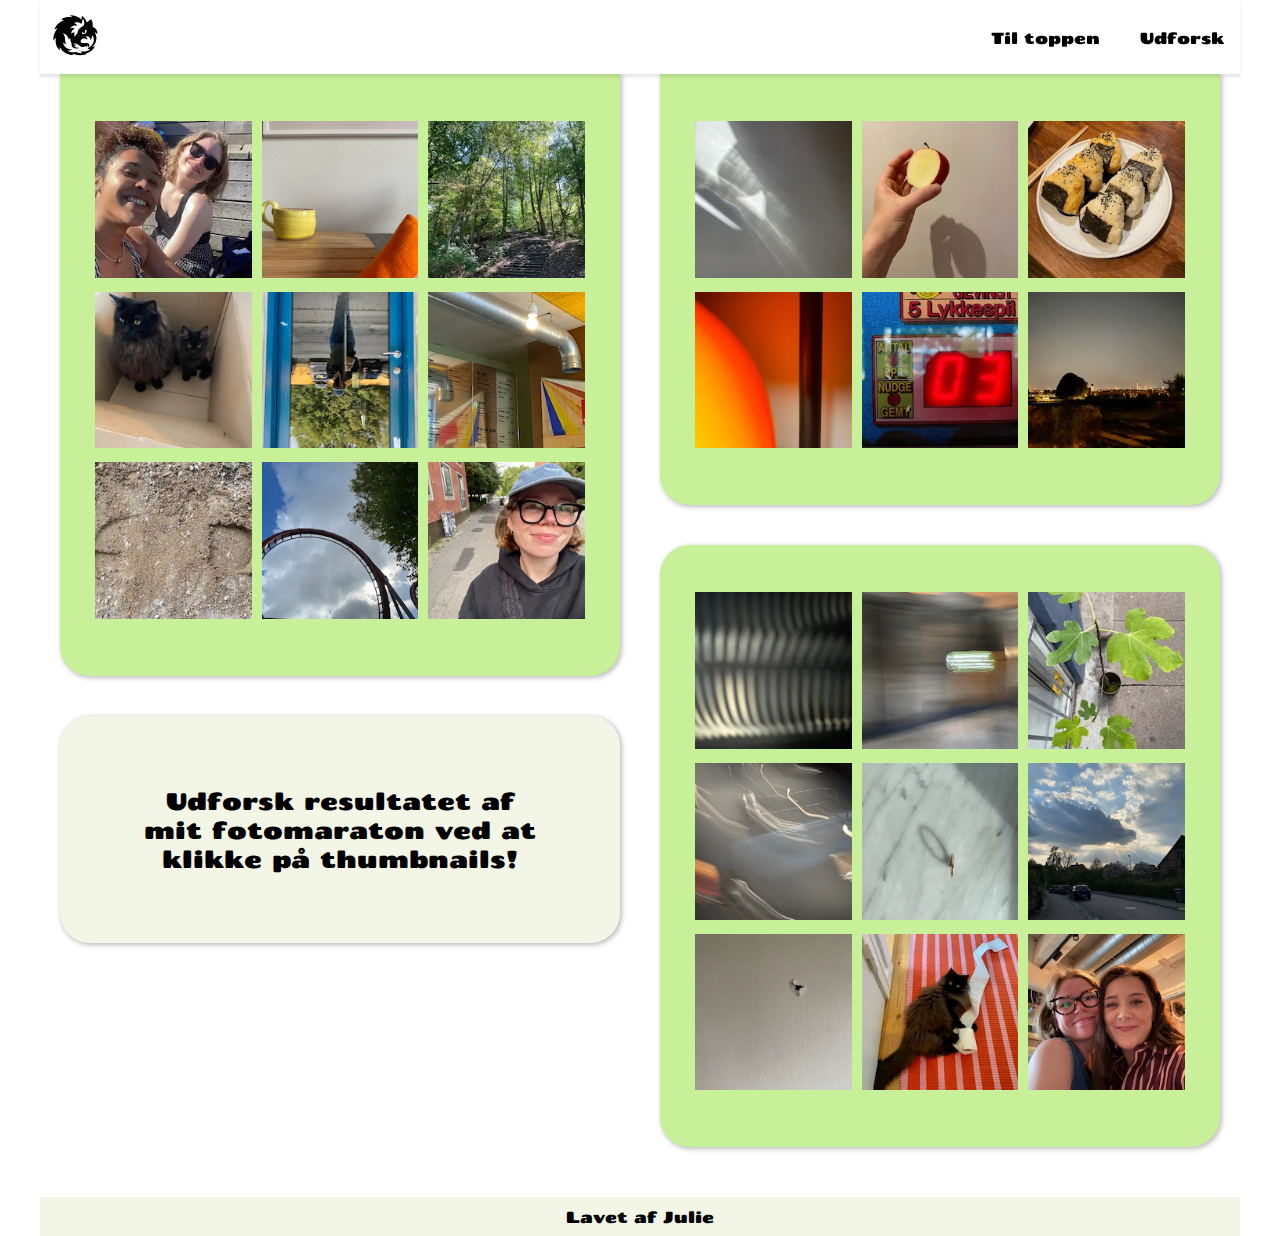
<file: index.html>
<!DOCTYPE html>
<html lang="da">
  <head>
    <meta charset="UTF-8" />
    <meta name="viewport" content="width=device-width, initial-scale=1.0" />
    <link rel="stylesheet" href="general.css" />
    <link rel="stylesheet" href="layout.css" />
    <meta name="robots" content="noindex" />
    <link rel="preconnect" href="https://fonts.googleapis.com" />
    <link rel="preconnect" href="https://fonts.gstatic.com" crossorigin />
    <link
      href="https://fonts.googleapis.com/css2?family=Chango&family=Inter:ital,opsz,wght@0,14..32,100..900;1,14..32,100..900&family=Libertinus+Serif+Display&family=Libre+Franklin:ital,wght@0,100..900;1,100..900&family=Nunito:ital,wght@0,200..1000;1,200..1000&family=Roboto+Serif:ital,opsz,wght@0,8..144,100..900;1,8..144,100..900&display=swap"
      rel="stylesheet"
    />
    <title>Foto Maraton | Julie</title>
  </head>
  <body>
    <header>
      <div class="logo">
        <a href="/">
          <img src="images_pm/logo.svg" alt="Logo" />
        </a>
      </div>
      <nav>
        <ul class="menu">
          <li><a href="index.html">Til toppen</a></li>
          <li><a href="udforsk.html">Udforsk</a></li>
        </ul>
      </nav>
    </header>
    <main>
      <div class="grid_all">
        <div>
          <div class="box box1">
            <!-- <h1>Foto Maraton</h1> -->
            <section class="grid_thumb">
              <a href="udforsk.html#stella"
                ><img
                  src="thumbnails/1bestfriends.webp"
                  alt="Stella og Julie"
                />
              </a>

              <a href="udforsk.html#smaating"
                ><img src="thumbnails/2desmaating.webp" alt="Kaffekop"
              /></a>
              <a href="udforsk.html#dervarengang"
                ><img
                  src="thumbnails/3dervarengang.webp"
                  alt="trappe i naturen"
              /></a>
              <a href="udforsk.html#paspaaos"
                ><img src="thumbnails/4paspaaos.webp" alt="to katte i papkasse"
              /></a>

              <a href="udforsk.html#paahovedet"
                ><img
                  src="thumbnails/5paahovedet.webp"
                  alt="Julie refleksion vendt på hovedet"
              /></a>

              <a href="udforsk.html#endof"
                ><img
                  src="thumbnails/6endoftherainbow.webp"
                  alt="menukort spejler regnbuemaleri"
              /></a>

              <a href="udforsk.html#fodspor"
                ><img src="thumbnails/7fodspor.webp" alt="fodspor i grus"
              /></a>

              <a href="udforsk.html#scary"
                ><img src="thumbnails/8scary.webp" alt="rutschebane med loop"
              /></a>

              <a href="udforsk.html#smil"
                ><img src="thumbnails/9smil.webp" alt="Julie"
              /></a>
            </section>
          </div>
          <div class="box textbox1">
            <p class="paragraf1">
              Udforsk resultatet af <br />
              mit fotomaraton ved at <br />
              klikke på thumbnails!
            </p>
          </div>
        </div>

        <div>
          <div class="box box2">
            <section class="grid_thumb">
              <a href="udforsk.html#lyset"
                ><img src="thumbnails/10lysetfalder.webp" alt="lys på væg"
              /></a>

              <a href="udforsk.html#thenaked"
                ><img src="thumbnails/11thenaked.webp" alt="æble skåret over"
              /></a>
              <a href="udforsk.html#almost"
                ><img
                  src="thumbnails/12almost.webp"
                  alt="onigiri klar til at spise"
              /></a>
              <a href="udforsk.html#passion"
                ><img src="thumbnails/13passion.webp" alt="varm lampe"
              /></a>
              <a href="udforsk.html#ulige"
                ><img
                  src="thumbnails/14uligetal.webp"
                  alt="03 på display fra spillehal"
              /></a>
              <a href="udforsk.html#midnat"
                ><img
                  src="thumbnails/15midnatstimen.webp"
                  alt="københavns skyline om natten"
              /></a>
            </section>
          </div>

          <div class="box box3">
            <section class="grid_thumb">
              <a href="udforsk.html#skygger"
                ><img
                  src="thumbnails/16skyggerne.webp"
                  alt="skygger der ligner riller"
              /></a>
              <a href="udforsk.html#special"
                ><img
                  src="thumbnails/17aspecialplace.webp"
                  alt="lys fra gammelt vindue i bevægelse"
              /></a>
              <a href="udforsk.html#lonely">
                <img
                  src="thumbnails/18lonely.webp"
                  alt="ensom figenplante på gaden"
              /></a>

              <a href="udforsk.html#ekstase"
                ><img src="thumbnails/19ekstase.webp" alt="lys i bevægelse"
              /></a>
              <a href="udforsk.html#uendelig">
                <img
                  src="thumbnails/20uendeliglove.webp"
                  alt="diamantring balancerer på marmor"
              /></a>

              <a href="udforsk.html#peaceful">
                <img
                  src="thumbnails/21peaceful.webp"
                  alt="lys bryder igennem skyer ved villavej"
                />
              </a>
              <a href="udforsk.html#hvadgikgalt">
                <img src="thumbnails/22hvadgikgalt.webp" alt="hul i væg"
              /></a>
              <a href="udforsk.html#ohno">
                <img
                  src="thumbnails/23ohnoo.webp"
                  alt="sort kat leger med toiletpapir"
              /></a>
              <a href="udforsk.html#last">
                <img src="thumbnails/24lastbutnot.webp" alt="Julie og Klara"
              /></a>
            </section>
          </div>
        </div>
      </div>
    </main>
    <footer>Lavet af Julie</footer>
  </body>
</html>
</file>
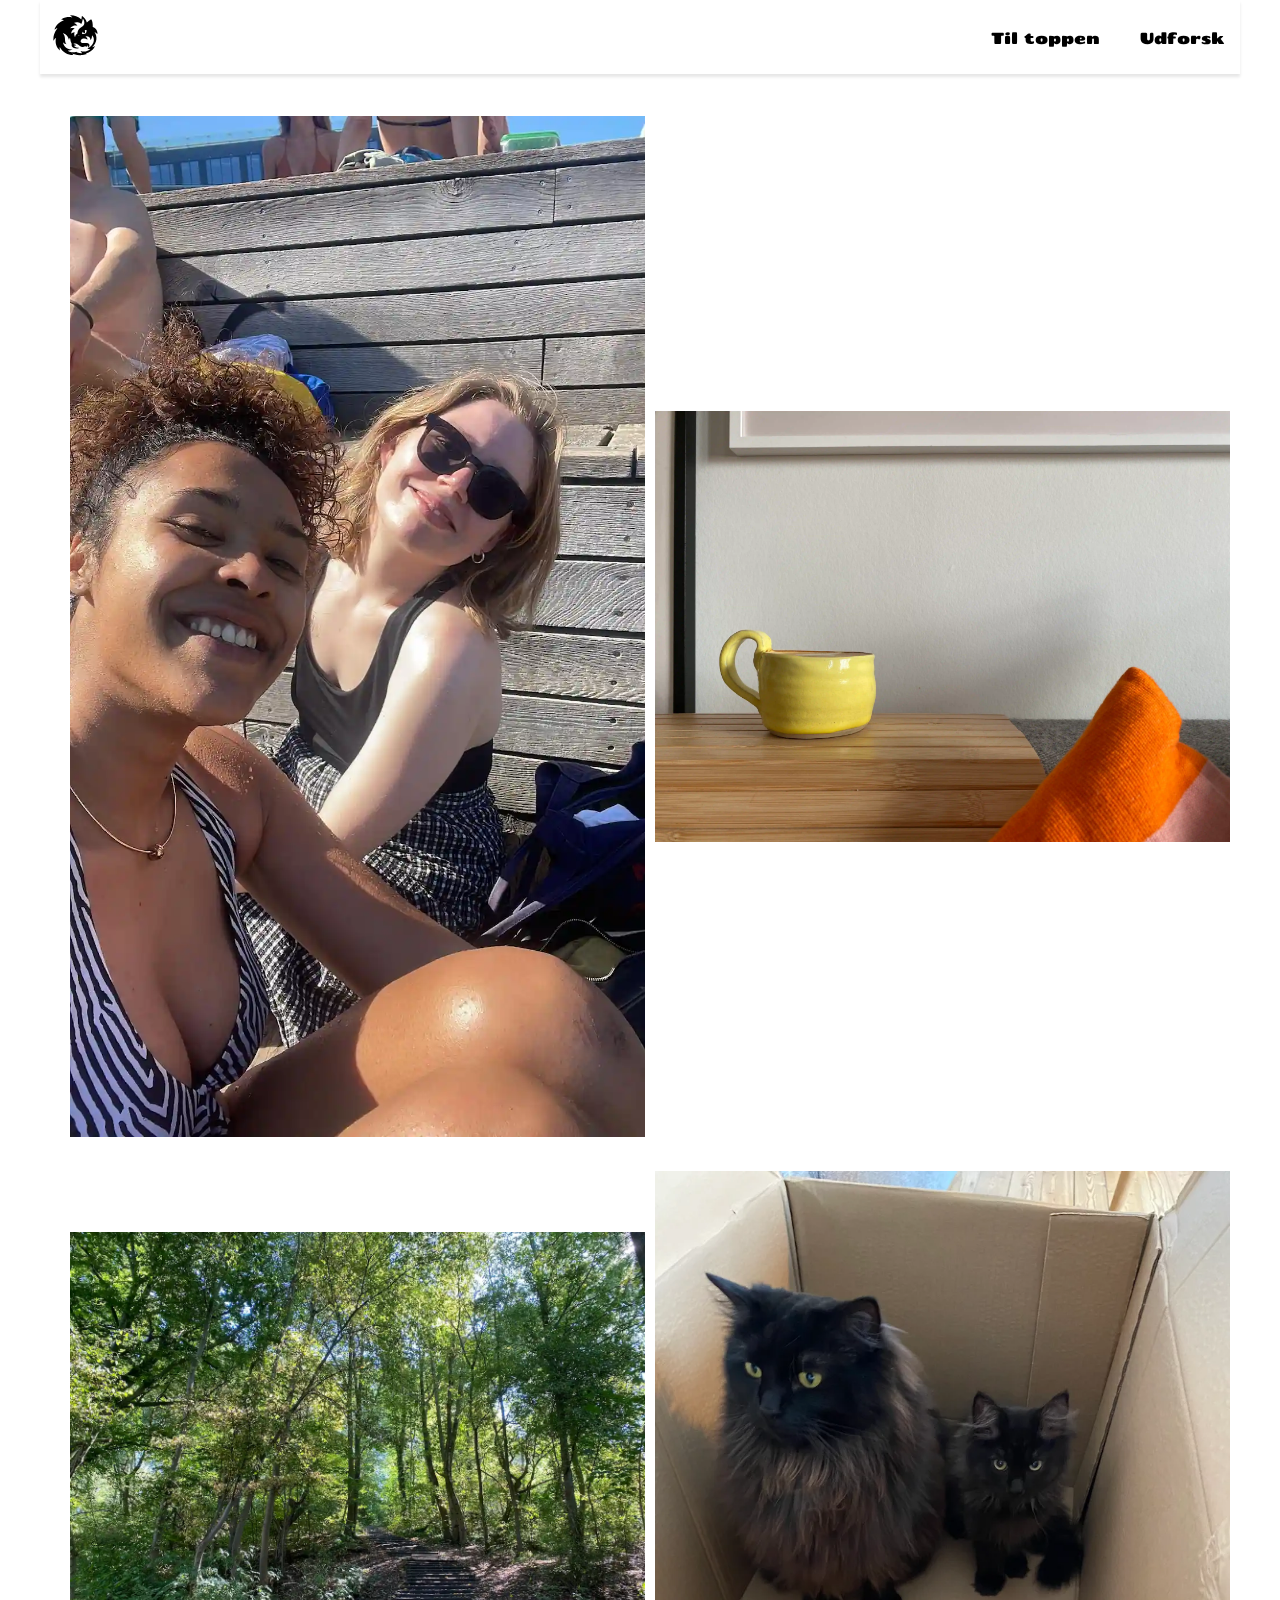
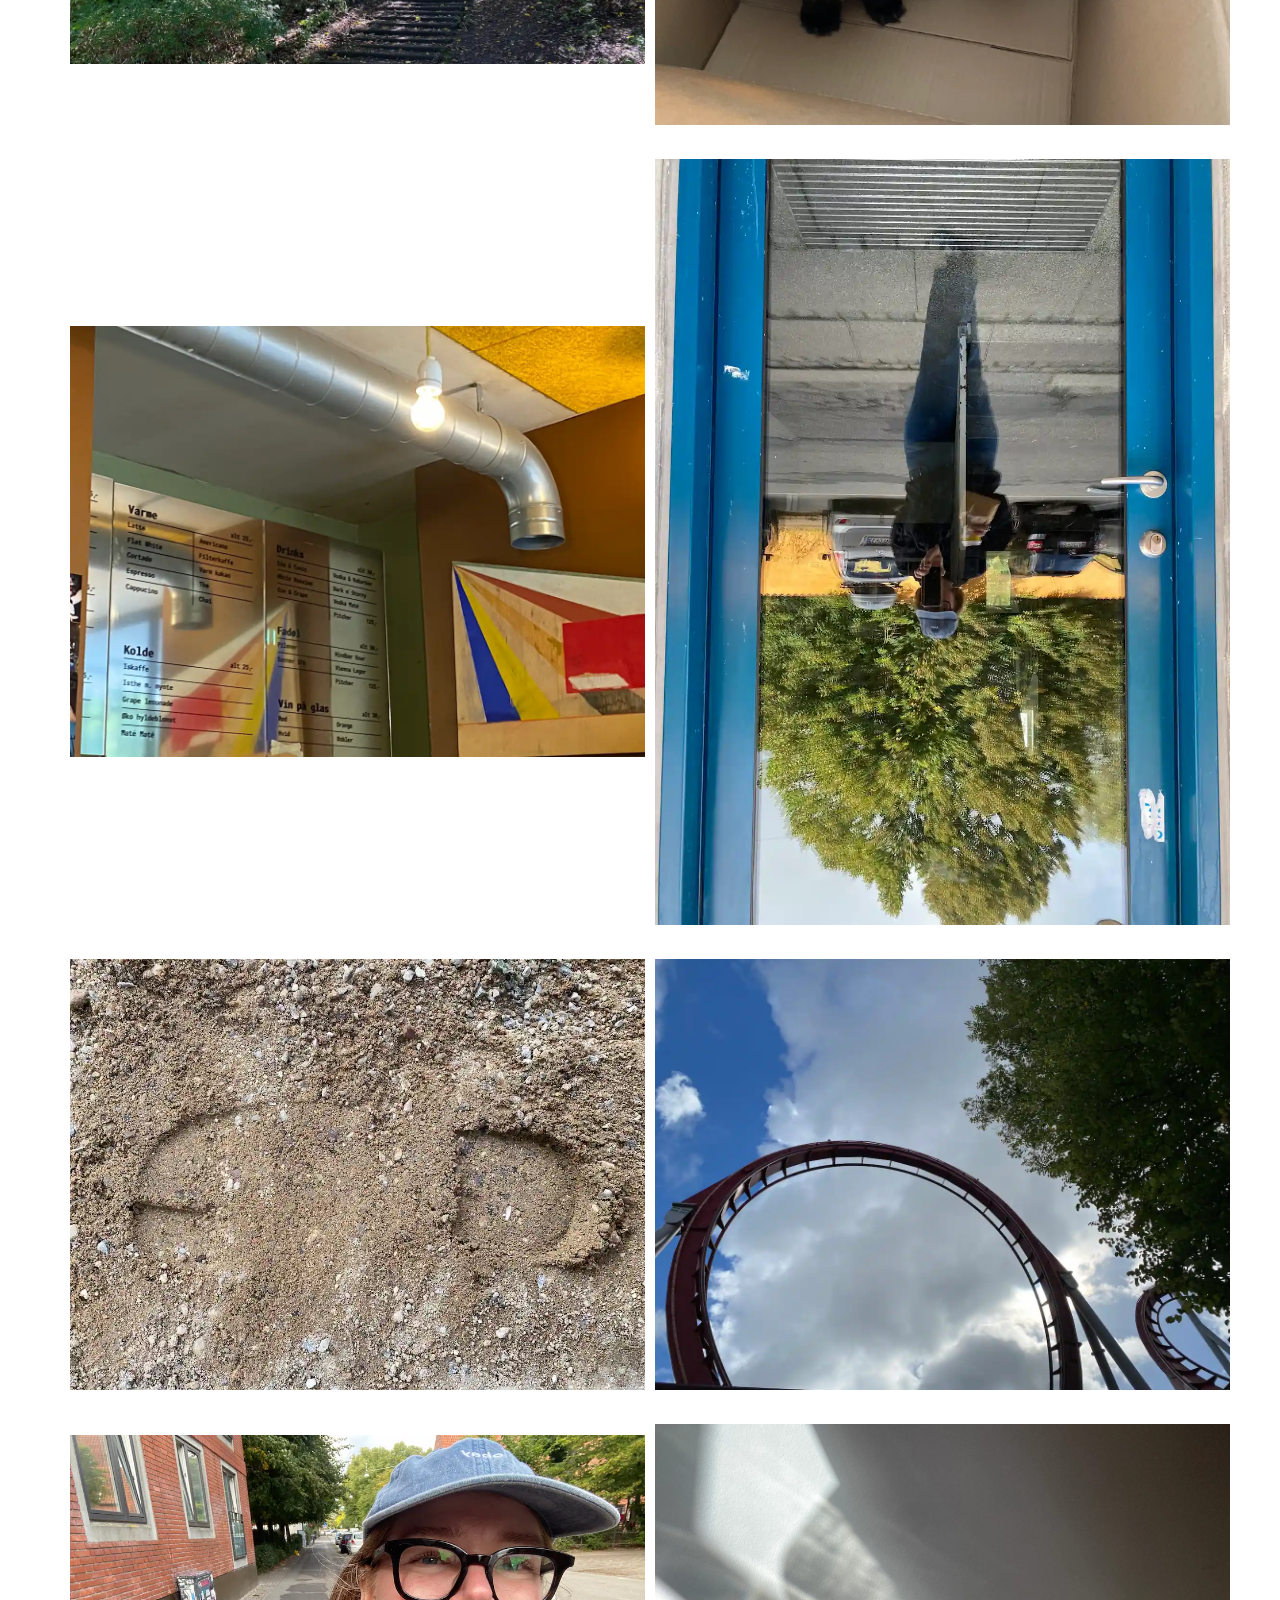
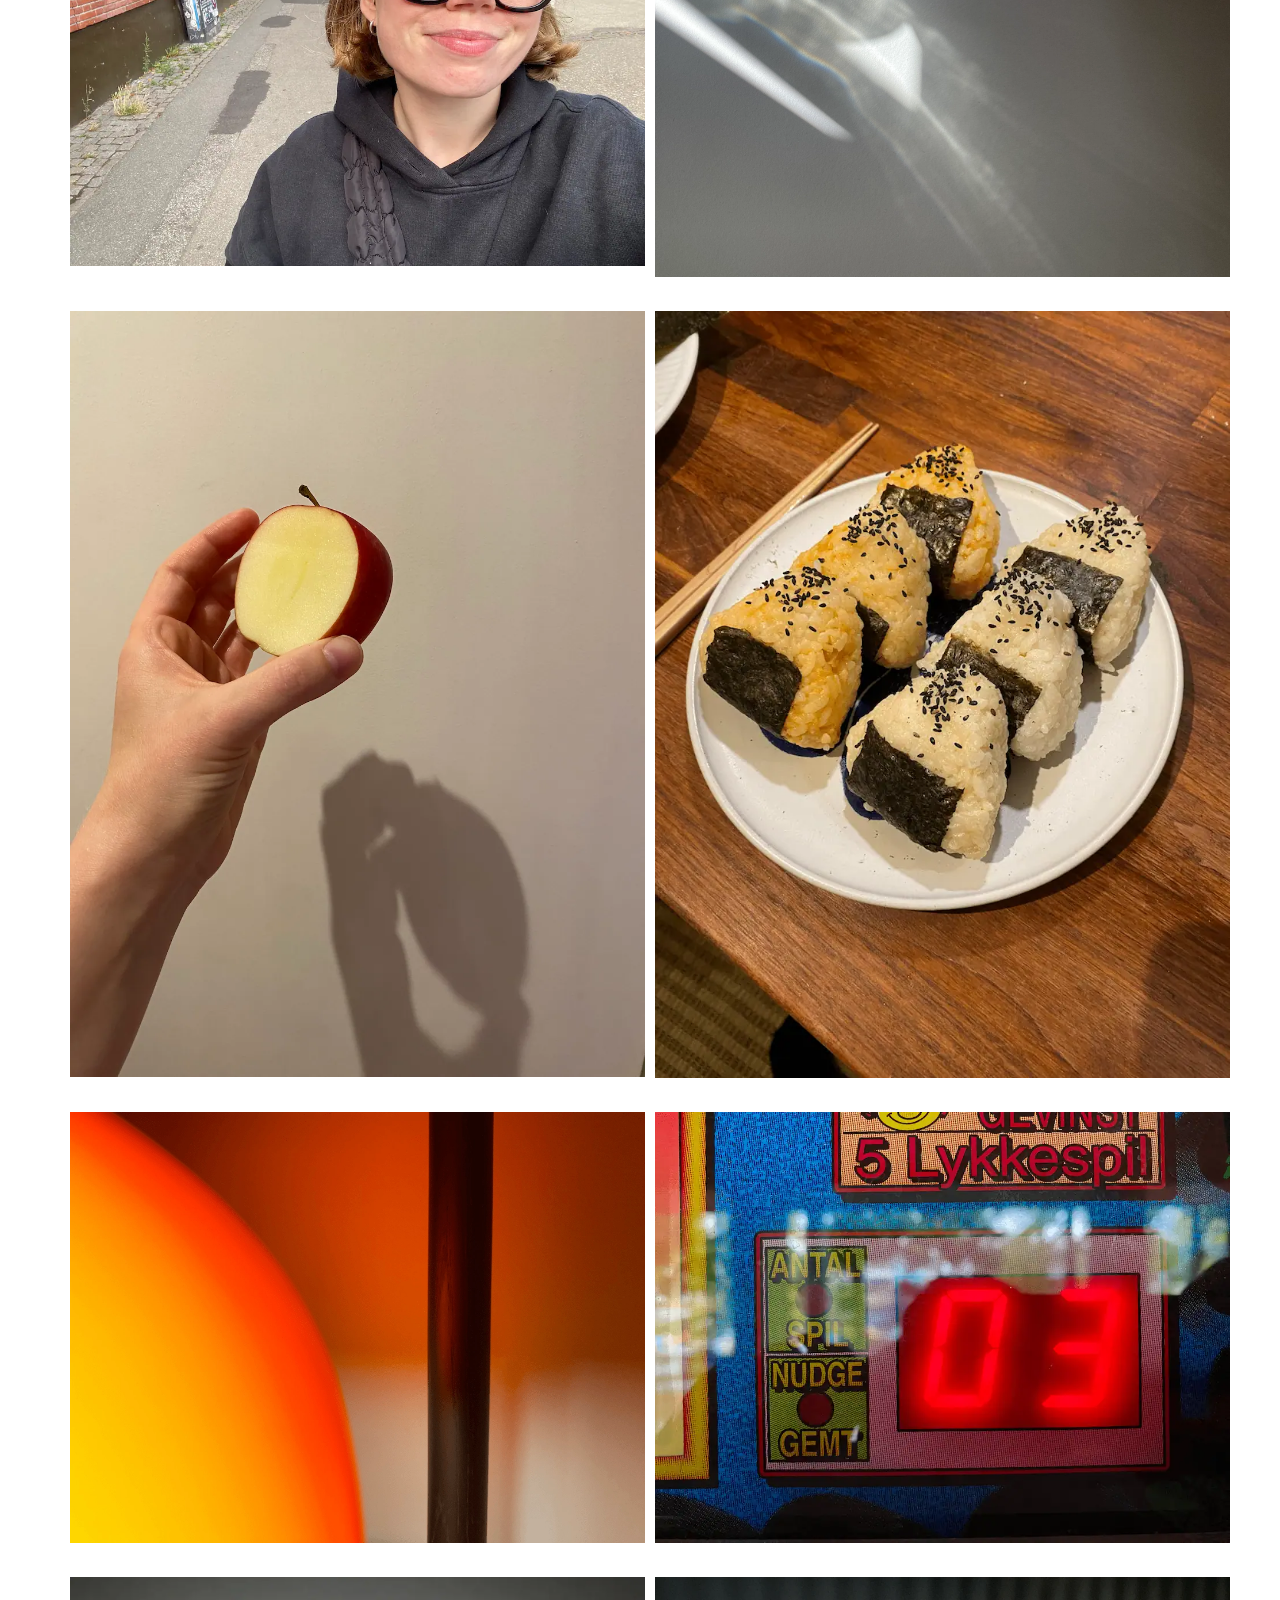
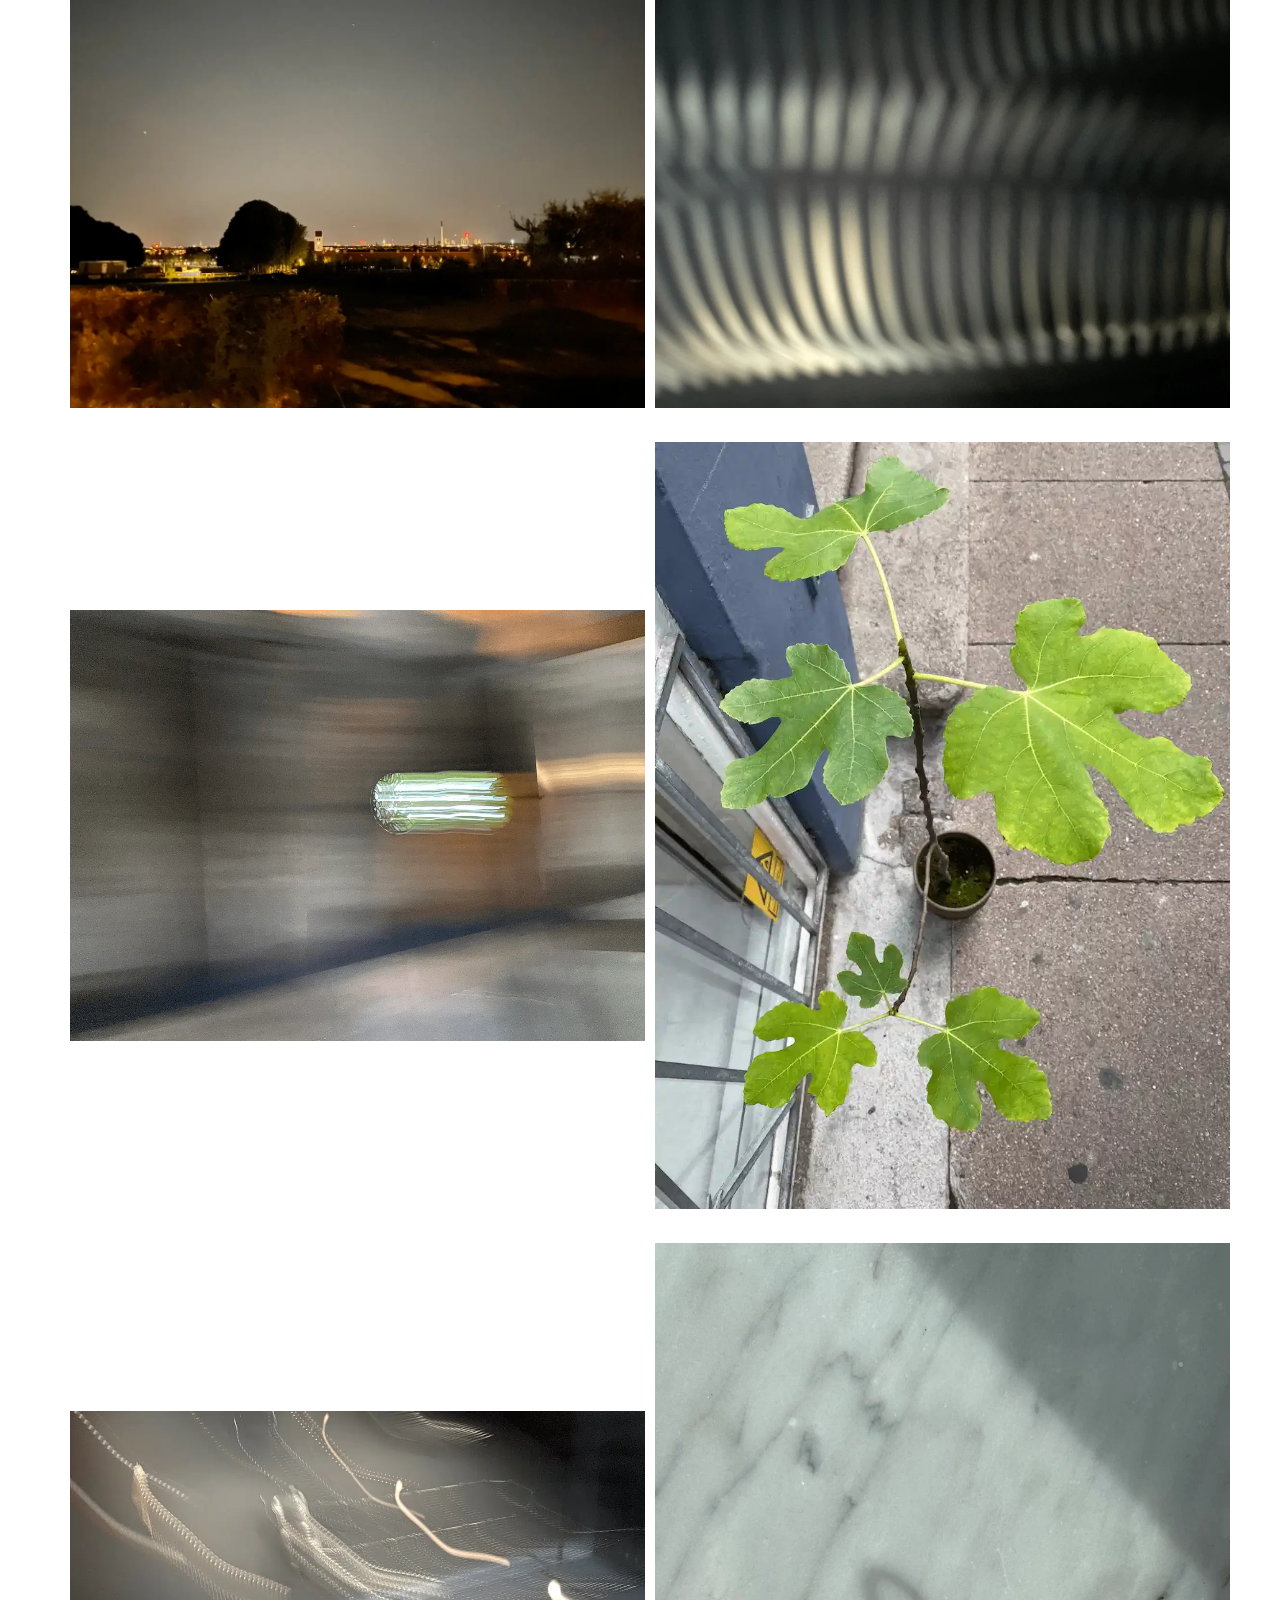
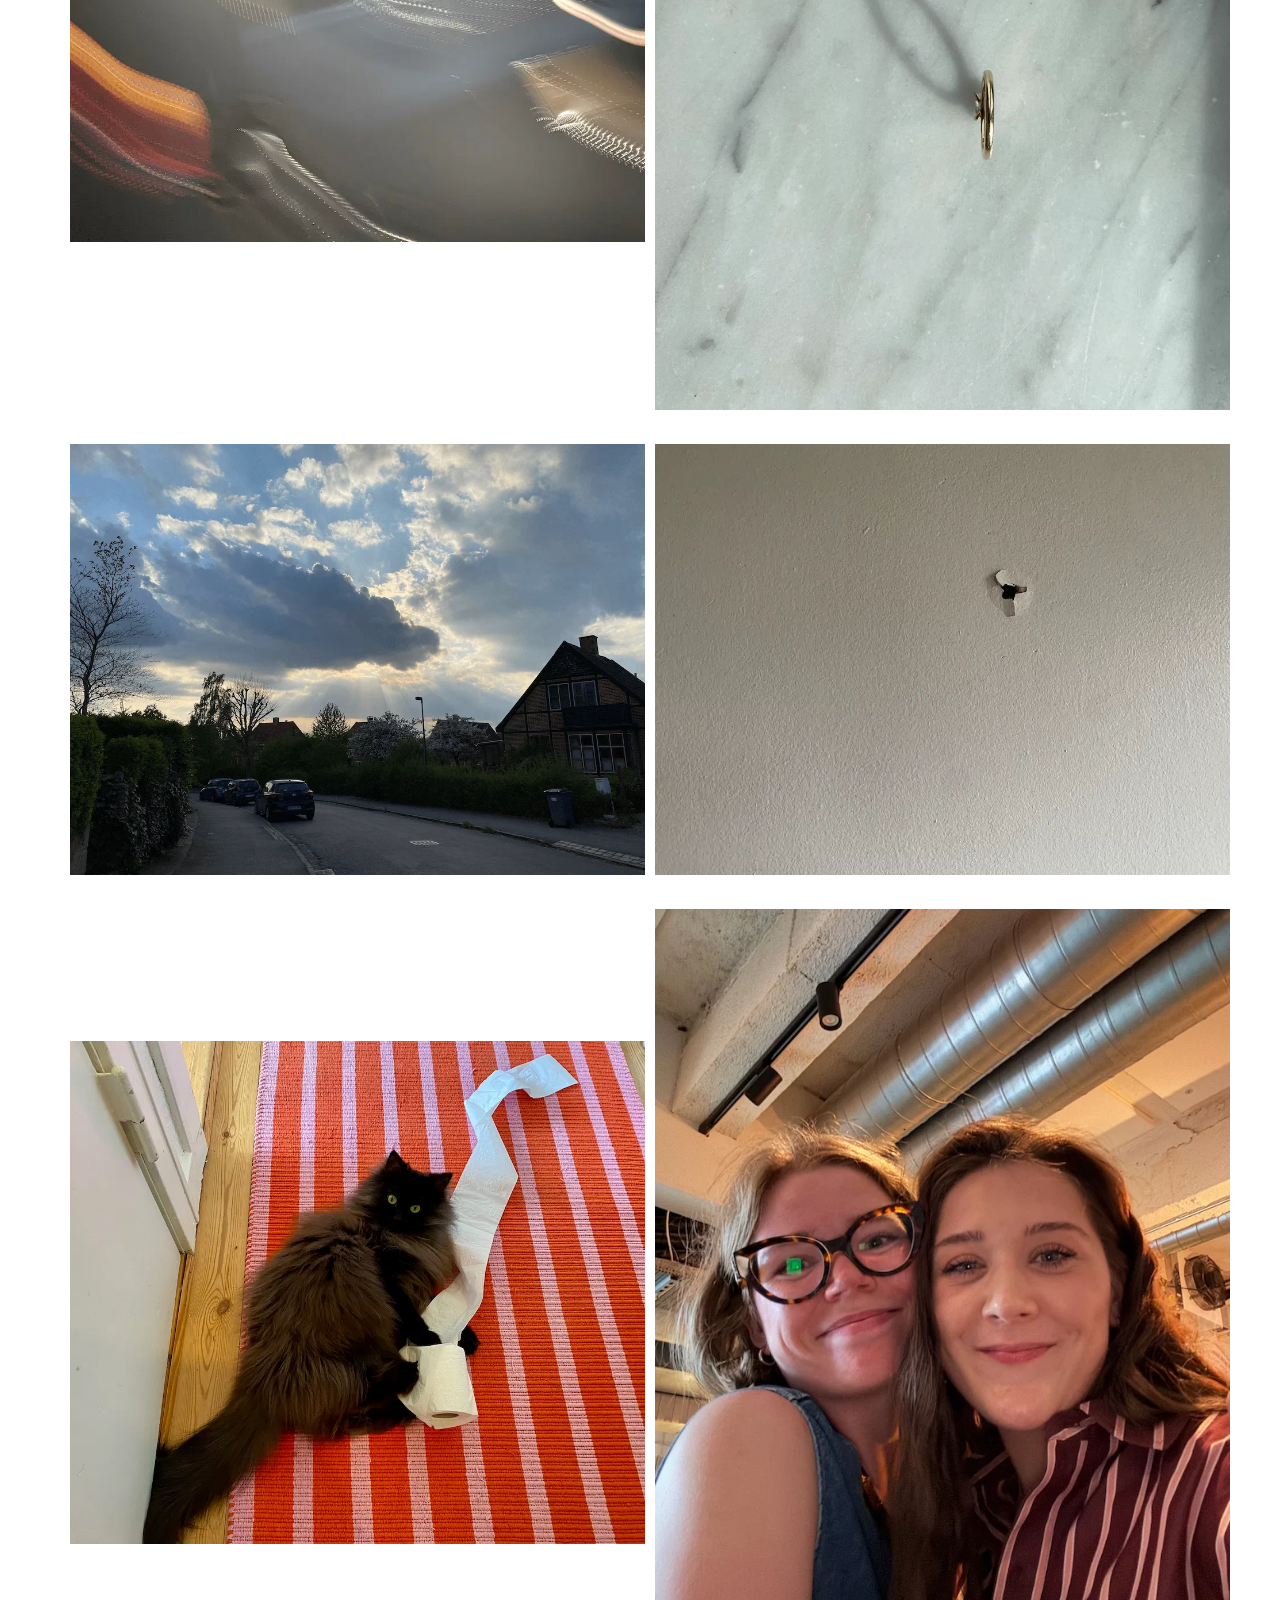
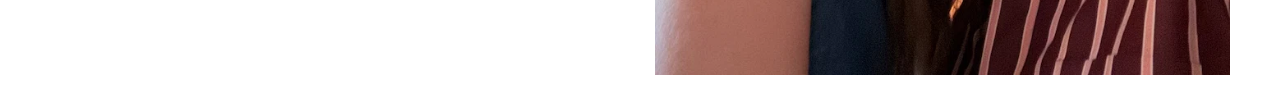
<file: udforsk.html>
<!DOCTYPE html>
<html lang="da">
  <head>
    <meta charset="UTF-8" />
    <meta name="viewport" content="width=device-width, initial-scale=1.0" />
    <link rel="stylesheet" href="general.css" />
    <link rel="stylesheet" href="layout.css" />
    <meta name="robots" content="noindex" />
    <link rel="preconnect" href="https://fonts.googleapis.com" />
    <link rel="preconnect" href="https://fonts.gstatic.com" crossorigin />
    <link
      href="https://fonts.googleapis.com/css2?family=Chango&family=Inter:ital,opsz,wght@0,14..32,100..900;1,14..32,100..900&family=Libertinus+Serif+Display&family=Libre+Franklin:ital,wght@0,100..900;1,100..900&family=Nunito:ital,wght@0,200..1000;1,200..1000&family=Roboto+Serif:ital,opsz,wght@0,8..144,100..900;1,8..144,100..900&display=swap"
      rel="stylesheet"
    />
    <title>Udforsk | Julie</title>
  </head>
  <body>
    <header>
      <div class="logo">
        <a href="index.html"><img src="images_pm/logo.svg" alt="Logo" /> </a>
      </div>
      <nav>
        <ul class="menu">
          <li><a href="udforsk.html">Til toppen</a></li>
          <li><a href="udforsk.html">Udforsk</a></li>
        </ul>
      </nav>
    </header>

    <main>
      <section class="grid_1">
        <div>
          <img
            id="stella"
            src="images_pm/1bestfriends.webp"
            alt="Stella og Julie"
          />
        </div>

        <div>
          <img
            id="smaating"
            src="images_pm/2desmaating.webp"
            alt="kaffekop foran hvid væg"
          />
        </div>
        <div>
          <img
            id="dervarengang"
            src="images_pm/3dervarengang.webp"
            alt="Trappe fører ind i natur"
          />
        </div>
        <div>
          <img
            id="paspaaos"
            src="images_pm/4paspaaos.webp"
            alt="To sorte katte i papkasse"
          />
        </div>

        <div>
          <img
            id="endof"
            src="images_pm/6endoftherainbow.webp"
            alt="Menukort, der spejler maleri med regnbuefarver"
          />
        </div>

        <div>
          <img
            id="paahovedet"
            src="images_pm/5paahovedet.webp"
            alt="Julies refleksion på hovedet"
          />
        </div>

        <div>
          <img
            id="fodspor"
            src="images_pm/7fodspor.webp"
            alt="Julies fodspor i grus"
          />
        </div>

        <div>
          <img
            id="scary"
            src="images_pm/8scary.webp"
            alt="Rutschebane med loop"
          />
        </div>

        <div>
          <img id="smil" src="images_pm/9smil.webp" alt="Julie smiler" />
        </div>

        <div>
          <img
            id="lyset"
            src="images_pm/10lysetfalder.webp"
            alt="Lys falder på"
          />
        </div>

        <div>
          <img
            id="thenaked"
            src="images_pm/11thenaked.webp"
            alt="Æble der er skåret over"
          />
        </div>

        <div>
          <img
            id="almost"
            src="images_pm/12almost.webp"
            alt="Hjemmelavet onigiri klar til at blive spist"
          />
        </div>

        <div>
          <img
            id="passion"
            src="images_pm/13passion.webp"
            alt="Varm glød fra lampe"
          />
        </div>
        <div>
          <img
            id="ulige"
            src="images_pm/14uligetal.webp"
            alt="03 på en skærm i spillehal"
          />
        </div>

        <div>
          <img
            id="midnat"
            src="images_pm/15midnatstimen.webp"
            alt="Københavns skyline om aftenen"
          />
        </div>

        <div>
          <img
            id="skygger"
            src="images_pm/16skyggerne.webp"
            alt="Skygger danner rillet mønster"
          />
        </div>

        <div>
          <img
            id="special"
            src="images_pm/17aspecialplace.webp"
            alt="Vindue i vandtårn, billede taget i bevægelse"
          />
        </div>

        <div>
          <img
            id="lonely"
            src="images_pm/18lonely.webp"
            alt="Ensom figenplante på gaden"
          />
        </div>

        <div>
          <img
            id="ekstase"
            src="images_pm/19ekstase.webp"
            alt="Lys i bevægelse, abstrakt"
          />
        </div>

        <div>
          <img
            id="uendelig"
            src="images_pm/20uendeliglove.webp"
            alt="Diamantring balancerer på marmor"
          />
        </div>

        <div>
          <img
            id="peaceful"
            src="images_pm/21peaceful.webp"
            alt="Lys bryder igennem skyer på villavej"
          />
        </div>

        <div>
          <img
            id="hvadgikgalt"
            src="images_pm/22hvadgikgalt.webp"
            alt="Hul i væg"
          />
        </div>

        <div>
          <img
            id="ohno"
            src="images_pm/23ohnoo.webp"
            alt="Kat leger med toiletpapirrulle"
          />
        </div>

        <div>
          <img
            id="last"
            src="images_pm/24lastbutnot.webp"
            alt="Klara og Julie"
          />
        </div>
      </section>
    </main>
  </body>
</html>
</file>
<file: layout.css>
@media (width>=800px) {
  .grid_all {
    display: grid;
    grid-template-columns: 1fr 1fr;
  }

  .grid_thumb {
    display: grid;
    grid-template-columns: 1fr 1fr 1fr;
  }

  .box1 {
    height: fit-content;
  }

  .box2 {
    border-radius: 0 0 30px 30px;
    height: fit-content;
    grid-column: 2;
    grid-row: 1;
  }
  .box3 {
    grid-column-start: 2;
    grid-column: 2;
  }

  .grid_1 {
    display: grid;
    grid-template-columns: 1fr 1fr;
    gap: 10px;
    object-fit: cover;
  }

  body {
    max-width: 1200px;
    margin: 0 auto;
  }
}
</file>
<file: general.css>
/*************** Reset *********************/
* {
  margin: 0;
  padding: 0;
  box-sizing: border-box;
}

img {
  width: 100%;
  height: 100%;
  object-fit: contain;
}

/* menu starter her */

header {
  position: sticky;
  top: 0;
  display: flex;
  justify-content: space-between;
  align-items: center;
  padding: 5px;
  background-color: #ffffff;
  box-shadow: 0 3px 3px rgba(0, 0, 0, 0.1);
  z-index: 10;
}

.logo img {
  width: 60px;
  height: 60px;
}

nav {
  display: flex;
  align-items: center;
}

.menu {
  display: flex;
  list-style: none;
  margin: 0;
  padding: 0;
  font-family: "chango", sans-serif;
}

.menu li {
  margin-right: 20px;
}

.menu li:last-child {
  margin-right: 0;
}

.menu a {
  display: block;
  padding: 10px;
  color: rgb(0, 0, 0);
  text-decoration: none;
  transition: color 0.3s;
  text-align: end;
}

.menu a:hover {
  color: rgb(151, 2, 131);
}

footer {
  position: bottom;
}

.grid_thumb {
  display: grid;
  grid-template-columns: 1fr 1fr 1fr;
  gap: 10px;
  padding: 5px;
}

.box {
  background-color: rgb(199, 240, 152);
  margin: 0 20px 40px 20px;
  padding: 40px 30px 50px 30px;
  box-shadow: 1.5px 1.5px 5px rgb(190, 190, 190);
}

.box1 {
  border-radius: 0 0 30px 30px;
}

.textbox1 {
  border-radius: 30px 30px 30px 30px;
  padding: 60px;
  background-color: rgb(243, 245, 231);
}

.box2 {
  border-radius: 30px;
}

.box3 {
  border-radius: 30px;
}

footer {
  background-color: rgb(243, 245, 231);
  padding: 10px;
  margin-top: 10px;
  text-align: center;
  font-family: "chango", sans-serif;
}

.grid_1 {
  padding: 20px;
}

.grid_1 img {
  margin: 10px;
}

p {
  font-family: Helvetica, sans-serif;
  text-align: center;
}

.paragraf1 {
  font-family: "chango", sans-serif;
  font-size: 1.5rem;
  color: black;
  border-radius: 20px;
  padding: 10px;
}
</file>
